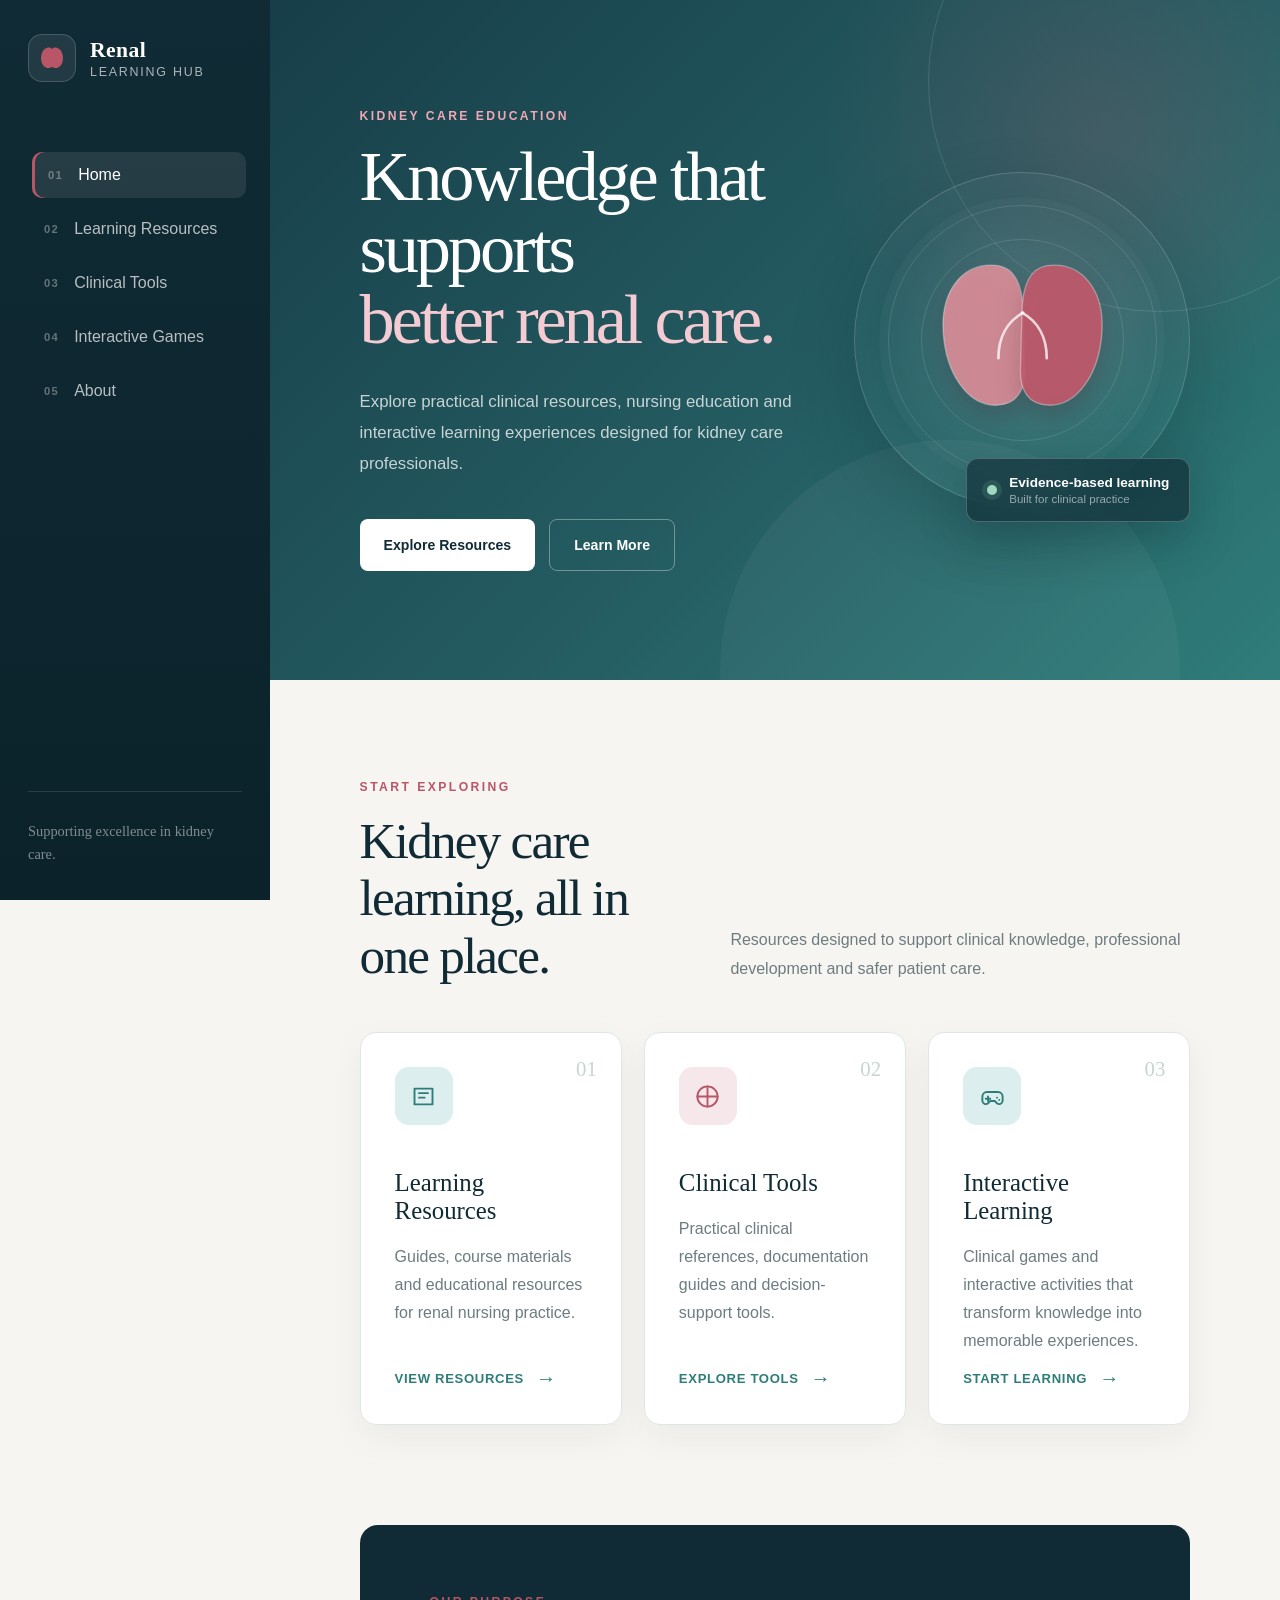
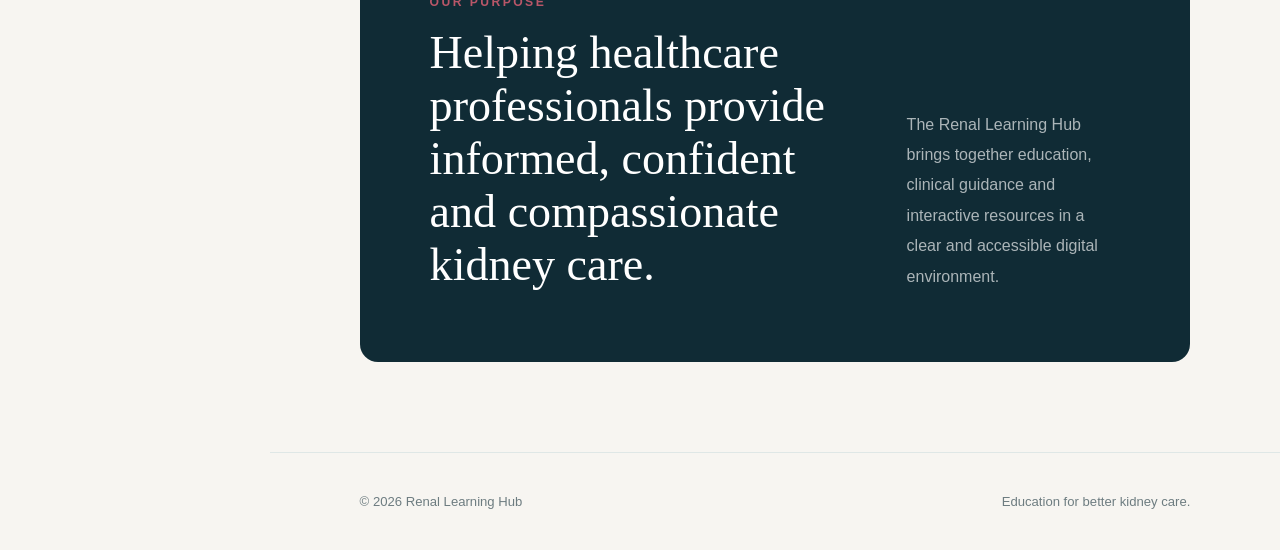
<file: index.html>
<!DOCTYPE html>
<html lang="en">
<head>
    <meta charset="UTF-8">

    <meta
        name="viewport"
        content="width=device-width, initial-scale=1.0"
    >

    <meta
        name="description"
        content="Kidney care education, clinical resources and interactive learning."
    >

    <title>Renal Learning Hub</title>

    <link rel="stylesheet" href="styles.css">
</head>

<body>

    <!-- Left navigation -->
    <aside class="sidebar">

        <a class="brand" href="index.html">
            <span class="brand-icon" aria-hidden="true">
                <svg viewBox="0 0 64 64">
                    <path
                        d="M25 8C13 8 7 20 7 33c0 12 7 22 17 22
                        7 0 11-5 11-12V23C35 14 31 8 25 8Z"
                    />
                    <path
                        d="M39 8c12 0 18 12 18 25 0 12-7 22-17 22
                        -7 0-11-5-11-12V23c0-9 4-15 10-15Z"
                    />
                </svg>
            </span>

            <span>
                <strong>Renal</strong>
                <small>Learning Hub</small>
            </span>
        </a>

        <nav class="main-navigation" aria-label="Main navigation">
            <a class="active" href="index.html">
                <span>01</span>
                Home
            </a>

            <a href="#learning">
                <span>02</span>
                Learning Resources
            </a>

            <a href="#clinical">
                <span>03</span>
                Clinical Tools
            </a>

            <a href="games.html">
                <span>04</span>
                Interactive Games
            </a>

            <a href="#about">
                <span>05</span>
                About
            </a>
        </nav>

        <div class="sidebar-footer">
            <p>Supporting excellence in kidney care.</p>
        </div>

    </aside>


    <!-- Main page content -->
    <main class="main-content">

        <!-- Top banner -->
        <section class="hero-banner">

            <div class="hero-content">
                <p class="eyebrow">Kidney Care Education</p>

                <h1>
                    Knowledge that supports
                    <span>better renal care.</span>
                </h1>

                <p class="hero-description">
                    Explore practical clinical resources, nursing education
                    and interactive learning experiences designed for kidney
                    care professionals.
                </p>

                <div class="hero-actions">
                    <a class="primary-button" href="#learning">
                        Explore Resources
                    </a>

                    <a class="secondary-button" href="#about">
                        Learn More
                    </a>
                </div>
            </div>

            <div class="hero-visual" aria-hidden="true">

                <div class="kidney-illustration">
                    <svg viewBox="0 0 300 300">
                        <path
                            class="kidney kidney-left"
                            d="M115 43C62 36 32 81 35 137
                            c3 62 36 110 78 108
                            29-1 41-22 40-52l-2-83
                            c-1-39-13-63-36-67Z"
                        />

                        <path
                            class="kidney kidney-right"
                            d="M185 43c53-7 83 38 80 94
                            -3 62-36 110-78 108
                            -29-1-41-22-40-52l2-83
                            c1-39 13-63 36-67Z"
                        />

                        <path
                            class="kidney-line"
                            d="M151 111c-24 13-36 37-36 66"
                        />

                        <path
                            class="kidney-line"
                            d="M149 111c24 13 36 37 36 66"
                        />
                    </svg>
                </div>

                <div class="status-card">
                    <span class="status-dot"></span>

                    <div>
                        <strong>Evidence-based learning</strong>
                        <small>Built for clinical practice</small>
                    </div>
                </div>

            </div>

        </section>


        <!-- Introduction -->
        <section class="intro-section" id="learning">

            <div class="section-heading">
                <div>
                    <p class="eyebrow">Start Exploring</p>
                    <h2>Kidney care learning, all in one place.</h2>
                </div>

                <p>
                    Resources designed to support clinical knowledge,
                    professional development and safer patient care.
                </p>
            </div>

            <div class="resource-grid">

                <article class="resource-card">
                    <div class="card-number">01</div>

                    <div class="card-icon">
                        <svg viewBox="0 0 24 24" aria-hidden="true">
                            <path d="M4 5h16v14H4z" />
                            <path d="M8 9h8M8 13h5" />
                        </svg>
                    </div>

                    <h3>Learning Resources</h3>

                    <p>
                        Guides, course materials and educational resources
                        for renal nursing practice.
                    </p>

                    <a href="#">
                        View resources
                        <span aria-hidden="true">→</span>
                    </a>
                </article>

                <article class="resource-card" id="clinical">
                    <div class="card-number">02</div>

                    <div class="card-icon">
                        <svg viewBox="0 0 24 24" aria-hidden="true">
                            <path d="M12 3v18M3 12h18" />
                            <circle cx="12" cy="12" r="9" />
                        </svg>
                    </div>

                    <h3>Clinical Tools</h3>

                    <p>
                        Practical clinical references, documentation guides
                        and decision-support tools.
                    </p>

                    <a href="#">
                        Explore tools
                        <span aria-hidden="true">→</span>
                    </a>
                </article>

                <article class="resource-card" id="games">
                    <div class="card-number">03</div>

                    <div class="card-icon">
                        <svg viewBox="0 0 24 24" aria-hidden="true">
                            <path
                                d="M7 8h10a4 4 0 0 1 4 4v4
                                a3 3 0 0 1-5 2l-2-2h-4l-2 2
                                a3 3 0 0 1-5-2v-4a4 4 0 0 1 4-4Z"
                            />
                            <path d="M8 12v4M6 14h4M16 13h.01M18 15h.01" />
                        </svg>
                    </div>

                    <h3>Interactive Learning</h3>

                    <p>
                        Clinical games and interactive activities that
                        transform knowledge into memorable experiences.
                    </p>

                    <a href="games.html">
                        Start learning
                        <span aria-hidden="true">→</span>
                    </a>
                </article>

            </div>

        </section>


        <!-- About section -->
        <section class="about-section" id="about">

            <div>
                <p class="eyebrow">Our Purpose</p>

                <h2>
                    Helping healthcare professionals provide informed,
                    confident and compassionate kidney care.
                </h2>
            </div>

            <p>
                The Renal Learning Hub brings together education,
                clinical guidance and interactive resources in a clear
                and accessible digital environment.
            </p>

        </section>


        <footer class="site-footer">
            <p>
                © <span id="current-year">2026</span>
                Renal Learning Hub
            </p>

            <p>Education for better kidney care.</p>
        </footer>

    </main>

    <script>
        document.getElementById("current-year").textContent =
            new Date().getFullYear();
    </script>

</body>
</html>
</file>
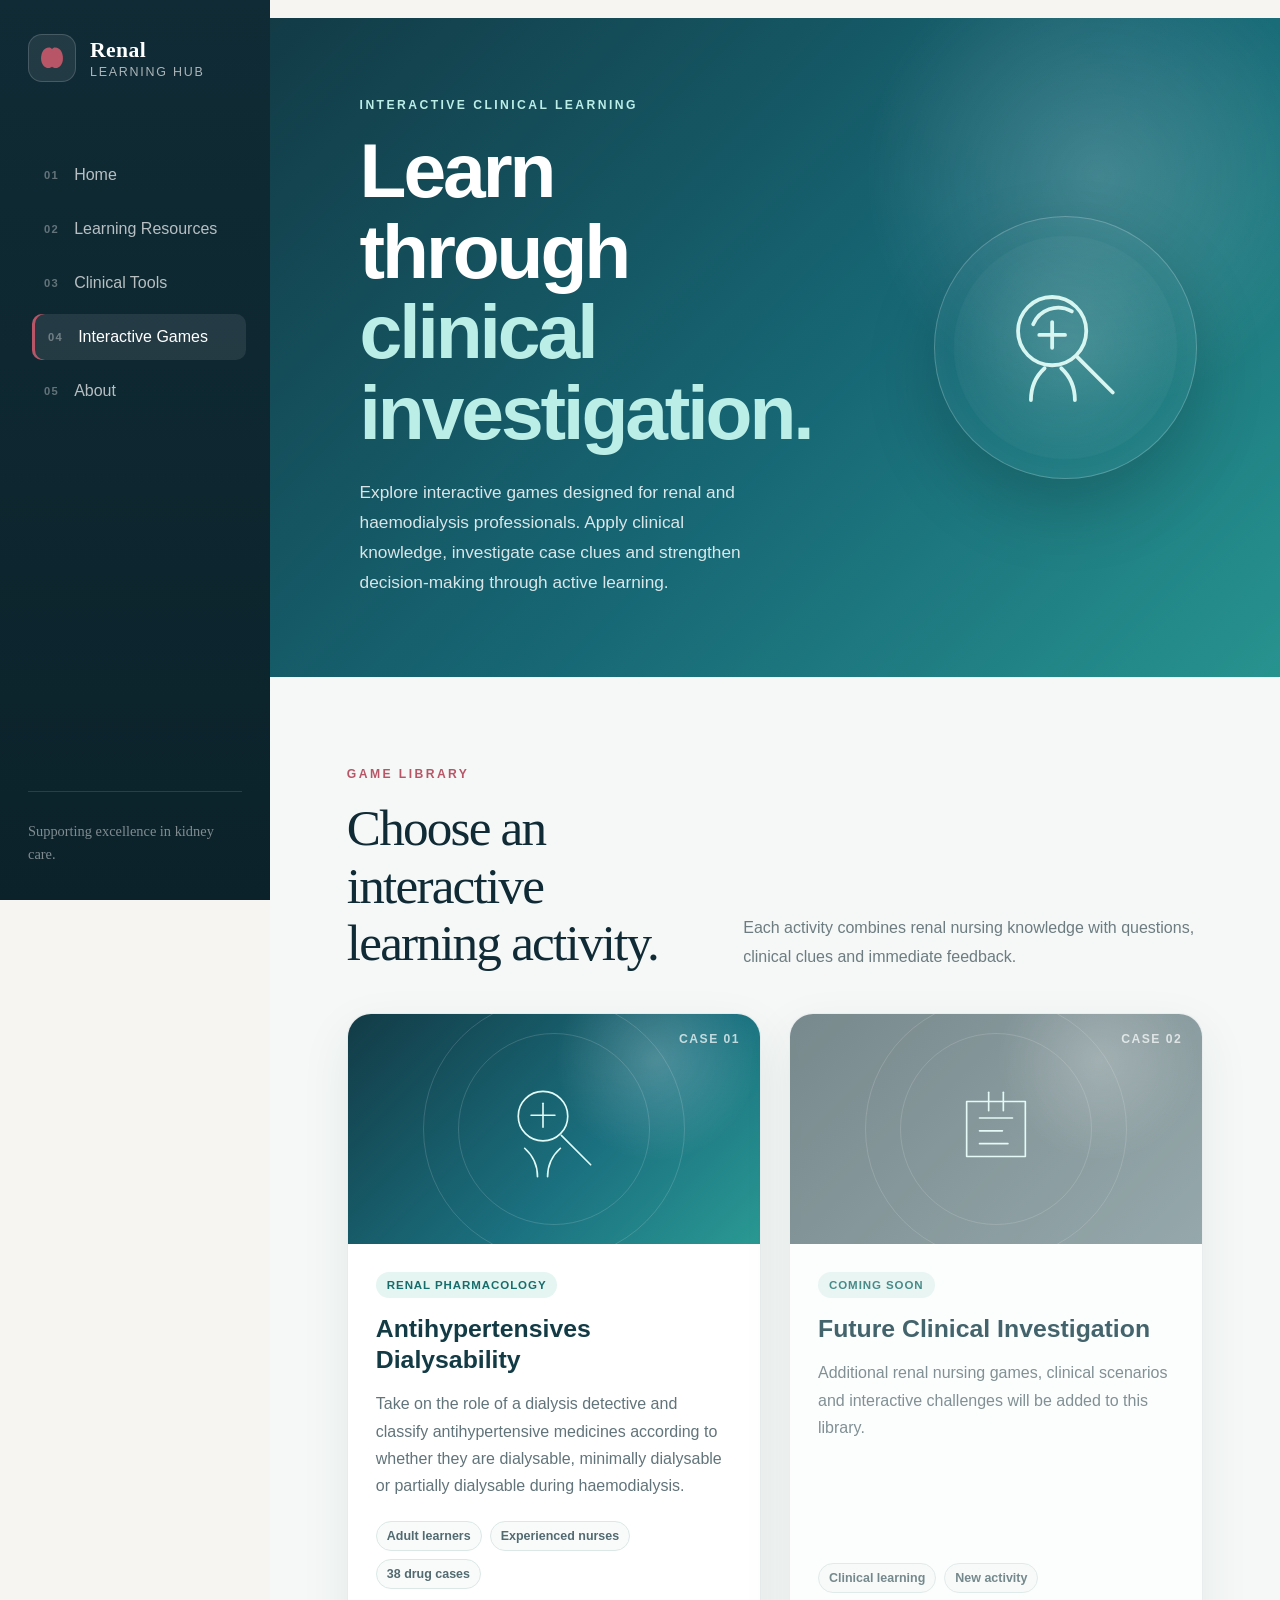
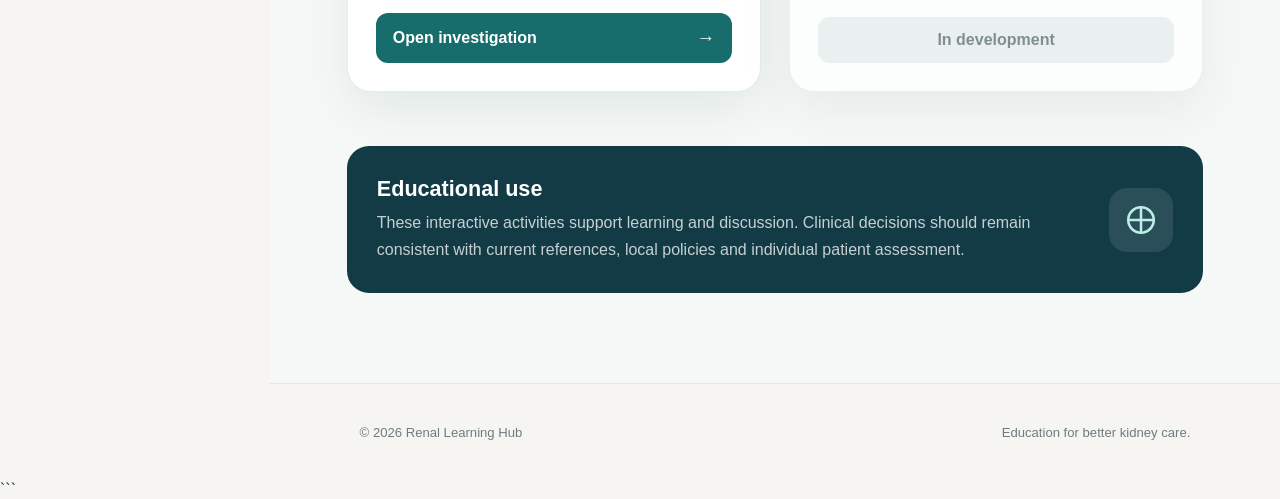
<file: games.html>
```html
<!DOCTYPE html>
<html lang="en">
<head>
    <meta charset="UTF-8">

    <meta
        name="viewport"
        content="width=device-width, initial-scale=1.0"
    >

    <meta
        name="description"
        content="Interactive renal nursing games and clinical learning activities."
    >

    <title>Interactive Games | Renal Learning Hub</title>

    <link rel="stylesheet" href="styles.css">

    <style>
        /*
            Page-specific styles for games.html.
            These styles build on your existing styles.css.
        */

        .games-hero {
            position: relative;
            display: grid;
            grid-template-columns: minmax(0, 1.15fr) minmax(280px, 0.85fr);
            min-height: 520px;
            overflow: hidden;
            background:
                radial-gradient(
                    circle at 82% 24%,
                    rgba(255, 255, 255, 0.18),
                    transparent 24%
                ),
                linear-gradient(
                    135deg,
                    #123b46 0%,
                    #176775 55%,
                    #27938f 100%
                );
            color: #ffffff;
        }

        .games-hero-content {
            display: flex;
            flex-direction: column;
            justify-content: center;
            padding: 80px clamp(30px, 7vw, 100px);
        }

        .games-hero .eyebrow {
            color: #bceee8;
        }

        .games-hero h1 {
            max-width: 760px;
            margin: 0 0 24px;
            font-size: clamp(2.8rem, 6vw, 5rem);
            line-height: 1.05;
            letter-spacing: -0.04em;
        }

        .games-hero h1 span {
            display: block;
            color: #bceee8;
        }

        .games-hero-description {
            max-width: 660px;
            margin: 0;
            color: rgba(255, 255, 255, 0.84);
            font-size: 1.08rem;
            line-height: 1.75;
        }

        .games-hero-visual {
            position: relative;
            display: flex;
            align-items: center;
            justify-content: center;
            padding: 50px;
        }

        .detective-emblem {
            width: min(340px, 80%);
            aspect-ratio: 1;
            display: flex;
            align-items: center;
            justify-content: center;
            border: 1px solid rgba(255, 255, 255, 0.24);
            border-radius: 50%;
            background:
                radial-gradient(
                    circle,
                    rgba(255, 255, 255, 0.16),
                    rgba(255, 255, 255, 0.04) 60%,
                    transparent 61%
                );
            box-shadow:
                0 28px 70px rgba(0, 0, 0, 0.18),
                inset 0 0 50px rgba(255, 255, 255, 0.06);
        }

        .detective-emblem svg {
            width: 58%;
            height: 58%;
            fill: none;
            stroke: #d7f5f1;
            stroke-width: 5;
            stroke-linecap: round;
            stroke-linejoin: round;
        }

        .games-library {
            padding: 90px clamp(24px, 6vw, 90px);
            background: #f5f8f7;
        }

        .games-library .section-heading {
            margin-bottom: 42px;
        }

        .games-library .section-heading > p {
            max-width: 630px;
        }

        .games-grid {
            display: grid;
            grid-template-columns: repeat(
                auto-fit,
                minmax(290px, 1fr)
            );
            gap: 28px;
        }

        .game-card {
            position: relative;
            display: flex;
            flex-direction: column;
            min-height: 100%;
            overflow: hidden;
            border: 1px solid rgba(18, 59, 70, 0.1);
            border-radius: 24px;
            background: #ffffff;
            box-shadow: 0 18px 50px rgba(18, 59, 70, 0.08);
            transition:
                transform 0.25s ease,
                box-shadow 0.25s ease;
        }

        .game-card:hover {
            transform: translateY(-7px);
            box-shadow: 0 26px 60px rgba(18, 59, 70, 0.14);
        }

        .game-card-visual {
            position: relative;
            min-height: 230px;
            display: flex;
            align-items: center;
            justify-content: center;
            overflow: hidden;
            background:
                radial-gradient(
                    circle at 75% 20%,
                    rgba(255, 255, 255, 0.22),
                    transparent 28%
                ),
                linear-gradient(
                    135deg,
                    #123b46,
                    #1b7180 60%,
                    #2a9993
                );
        }

        .game-card-visual::before,
        .game-card-visual::after {
            content: "";
            position: absolute;
            border: 1px solid rgba(255, 255, 255, 0.15);
            border-radius: 50%;
        }

        .game-card-visual::before {
            width: 190px;
            height: 190px;
        }

        .game-card-visual::after {
            width: 260px;
            height: 260px;
        }

        .game-card-visual svg {
            position: relative;
            z-index: 1;
            width: 110px;
            height: 110px;
            fill: none;
            stroke: #e1faf6;
            stroke-width: 1.8;
            stroke-linecap: round;
            stroke-linejoin: round;
        }

        .game-card-number {
            position: absolute;
            top: 18px;
            right: 20px;
            z-index: 2;
            color: rgba(255, 255, 255, 0.72);
            font-size: 0.76rem;
            font-weight: 700;
            letter-spacing: 0.12em;
        }

        .game-card-content {
            display: flex;
            flex: 1;
            flex-direction: column;
            padding: 28px;
        }

        .game-category {
            align-self: flex-start;
            margin-bottom: 16px;
            padding: 7px 11px;
            border-radius: 999px;
            background: #e5f5f2;
            color: #176d6b;
            font-size: 0.72rem;
            font-weight: 700;
            letter-spacing: 0.08em;
            text-transform: uppercase;
        }

        .game-card h3 {
            margin: 0 0 14px;
            color: #123b46;
            font-size: 1.55rem;
            line-height: 1.25;
        }

        .game-card-description {
            flex: 1;
            margin: 0 0 22px;
            color: #61747a;
            line-height: 1.7;
        }

        .game-meta {
            display: flex;
            flex-wrap: wrap;
            gap: 8px;
            margin-bottom: 24px;
        }

        .game-meta span {
            padding: 7px 10px;
            border: 1px solid #dbe8e6;
            border-radius: 999px;
            background: #f8fbfa;
            color: #526a70;
            font-size: 0.78rem;
            font-weight: 600;
        }

        .game-link {
            display: inline-flex;
            align-items: center;
            justify-content: space-between;
            gap: 16px;
            width: 100%;
            padding: 14px 17px;
            border-radius: 12px;
            background: #176d6b;
            color: #ffffff;
            text-decoration: none;
            font-weight: 700;
            transition:
                background 0.2s ease,
                transform 0.2s ease;
        }

        .game-link:hover {
            background: #105a59;
            transform: translateY(-2px);
        }

        .game-link span {
            font-size: 1.15rem;
        }

        .coming-soon-card {
            opacity: 0.78;
        }

        .coming-soon-card .game-card-visual {
            background:
                radial-gradient(
                    circle at 75% 20%,
                    rgba(255, 255, 255, 0.22),
                    transparent 28%
                ),
                linear-gradient(
                    135deg,
                    #566b70,
                    #7b9296
                );
        }

        .coming-soon-label {
            display: inline-flex;
            align-items: center;
            justify-content: center;
            width: 100%;
            padding: 14px 17px;
            border-radius: 12px;
            background: #e7eeed;
            color: #607277;
            font-weight: 700;
        }

        .games-note {
            display: grid;
            grid-template-columns: minmax(0, 1fr) auto;
            align-items: center;
            gap: 30px;
            margin-top: 54px;
            padding: 30px;
            border-radius: 22px;
            background: #123b46;
            color: #ffffff;
        }

        .games-note h3 {
            margin: 0 0 8px;
            font-size: 1.35rem;
        }

        .games-note p {
            margin: 0;
            color: rgba(255, 255, 255, 0.76);
            line-height: 1.65;
        }

        .games-note-icon {
            width: 64px;
            height: 64px;
            display: flex;
            align-items: center;
            justify-content: center;
            border-radius: 18px;
            background: rgba(255, 255, 255, 0.1);
        }

        .games-note-icon svg {
            width: 34px;
            height: 34px;
            fill: none;
            stroke: #bceee8;
            stroke-width: 1.8;
            stroke-linecap: round;
            stroke-linejoin: round;
        }

        @media (max-width: 900px) {
            .games-hero {
                grid-template-columns: 1fr;
            }

            .games-hero-content {
                padding-bottom: 30px;
            }

            .games-hero-visual {
                min-height: 300px;
                padding-top: 10px;
            }

            .detective-emblem {
                width: 270px;
            }
        }

        @media (max-width: 640px) {
            .games-hero {
                min-height: auto;
            }

            .games-hero-content {
                padding: 60px 24px 25px;
            }

            .games-hero-visual {
                min-height: 250px;
                padding: 20px 24px 50px;
            }

            .detective-emblem {
                width: 215px;
            }

            .games-library {
                padding: 60px 20px;
            }

            .games-grid {
                grid-template-columns: 1fr;
            }

            .games-note {
                grid-template-columns: 1fr;
            }

            .games-note-icon {
                order: -1;
            }
        }
    </style>
</head>

<body>

    <!-- Left navigation -->
    <aside class="sidebar">

        <a class="brand" href="index.html">
            <span class="brand-icon" aria-hidden="true">
                <svg viewBox="0 0 64 64">
                    <path
                        d="M25 8C13 8 7 20 7 33c0 12 7 22 17 22
                        7 0 11-5 11-12V23C35 14 31 8 25 8Z"
                    />

                    <path
                        d="M39 8c12 0 18 12 18 25 0 12-7 22-17 22
                        -7 0-11-5-11-12V23c0-9 4-15 10-15Z"
                    />
                </svg>
            </span>

            <span>
                <strong>Renal</strong>
                <small>Learning Hub</small>
            </span>
        </a>

        <nav class="main-navigation" aria-label="Main navigation">

            <a href="index.html">
                <span>01</span>
                Home
            </a>

            <a href="index.html#learning">
                <span>02</span>
                Learning Resources
            </a>

            <a href="index.html#clinical">
                <span>03</span>
                Clinical Tools
            </a>

            <a
                class="active"
                href="games.html"
                aria-current="page"
            >
                <span>04</span>
                Interactive Games
            </a>

            <a href="index.html#about">
                <span>05</span>
                About
            </a>

        </nav>

        <div class="sidebar-footer">
            <p>Supporting excellence in kidney care.</p>
        </div>

    </aside>


    <!-- Main page content -->
    <main class="main-content">

        <!-- Games banner -->
        <section class="games-hero">

            <div class="games-hero-content">

                <p class="eyebrow">
                    Interactive Clinical Learning
                </p>

                <h1>
                    Learn through
                    <span>clinical investigation.</span>
                </h1>

                <p class="games-hero-description">
                    Explore interactive games designed for renal and
                    haemodialysis professionals. Apply clinical knowledge,
                    investigate case clues and strengthen decision-making
                    through active learning.
                </p>

            </div>

            <div class="games-hero-visual" aria-hidden="true">

                <div class="detective-emblem">

                    <svg viewBox="0 0 200 200">

                        <circle
                            cx="82"
                            cy="78"
                            r="45"
                        />

                        <path
                            d="M114 111l48 48"
                        />

                        <path
                            d="M57 69c8-19 31-28 51-17"
                        />

                        <path
                            d="M65 83h34"
                        />

                        <path
                            d="M82 66v34"
                        />

                        <path
                            d="M72 127c-12 11-18 25-18 42"
                        />

                        <path
                            d="M94 127c12 11 18 25 18 42"
                        />

                    </svg>

                </div>

            </div>

        </section>


        <!-- Games library -->
        <section class="games-library">

            <div class="section-heading">

                <div>
                    <p class="eyebrow">
                        Game Library
                    </p>

                    <h2>
                        Choose an interactive learning activity.
                    </h2>
                </div>

                <p>
                    Each activity combines renal nursing knowledge with
                    questions, clinical clues and immediate feedback.
                </p>

            </div>


            <div class="games-grid">

                <!-- Antihypertensive game -->
                <article class="game-card">

                    <div class="game-card-visual">

                        <span class="game-card-number">
                            CASE 01
                        </span>

                        <svg
                            viewBox="0 0 120 120"
                            aria-hidden="true"
                        >
                            <circle
                                cx="48"
                                cy="46"
                                r="27"
                            />

                            <path
                                d="M68 67l32 32"
                            />

                            <path
                                d="M35 45h26"
                            />

                            <path
                                d="M48 32v26"
                            />

                            <path
                                d="M28 81c9 8 14 18 14 31"
                            />

                            <path
                                d="M67 81c-9 8-14 18-14 31"
                            />
                        </svg>

                    </div>

                    <div class="game-card-content">

                        <span class="game-category">
                            Renal Pharmacology
                        </span>

                        <h3>
                            Antihypertensives Dialysability
                        </h3>

                        <p class="game-card-description">
                            Take on the role of a dialysis detective and
                            classify antihypertensive medicines according
                            to whether they are dialysable, minimally
                            dialysable or partially dialysable during
                            haemodialysis.
                        </p>

                        <div class="game-meta">

                            <span>Adult learners</span>

                            <span>Experienced nurses</span>

                            <span>38 drug cases</span>

                        </div>

                        <a
                            class="game-link"
                            href="games/antihypertensives-dialysability.html"
                        >
                            Open investigation

                            <span aria-hidden="true">
                                →
                            </span>
                        </a>

                    </div>

                </article>


                <!-- Placeholder for future game -->
                <article class="game-card coming-soon-card">

                    <div class="game-card-visual">

                        <span class="game-card-number">
                            CASE 02
                        </span>

                        <svg
                            viewBox="0 0 120 120"
                            aria-hidden="true"
                        >
                            <path
                                d="M28 30h64v60H28z"
                            />

                            <path
                                d="M42 48h36"
                            />

                            <path
                                d="M42 62h25"
                            />

                            <path
                                d="M42 76h31"
                            />

                            <path
                                d="M52 20v20"
                            />

                            <path
                                d="M68 20v20"
                            />
                        </svg>

                    </div>

                    <div class="game-card-content">

                        <span class="game-category">
                            Coming Soon
                        </span>

                        <h3>
                            Future Clinical Investigation
                        </h3>

                        <p class="game-card-description">
                            Additional renal nursing games, clinical
                            scenarios and interactive challenges will
                            be added to this library.
                        </p>

                        <div class="game-meta">

                            <span>Clinical learning</span>

                            <span>New activity</span>

                        </div>

                        <span class="coming-soon-label">
                            In development
                        </span>

                    </div>

                </article>

            </div>


            <div class="games-note">

                <div>

                    <h3>
                        Educational use
                    </h3>

                    <p>
                        These interactive activities support learning
                        and discussion. Clinical decisions should remain
                        consistent with current references, local policies
                        and individual patient assessment.
                    </p>

                </div>

                <div
                    class="games-note-icon"
                    aria-hidden="true"
                >
                    <svg viewBox="0 0 24 24">

                        <path
                            d="M12 3v18"
                        />

                        <path
                            d="M3 12h18"
                        />

                        <circle
                            cx="12"
                            cy="12"
                            r="9"
                        />

                    </svg>
                </div>

            </div>

        </section>


        <footer class="site-footer">

            <p>
                © <span id="current-year">2026</span>
                Renal Learning Hub
            </p>

            <p>
                Education for better kidney care.
            </p>

        </footer>

    </main>


    <script>
        document.getElementById("current-year").textContent =
            new Date().getFullYear();
    </script>

</body>
</html>
```
</file>
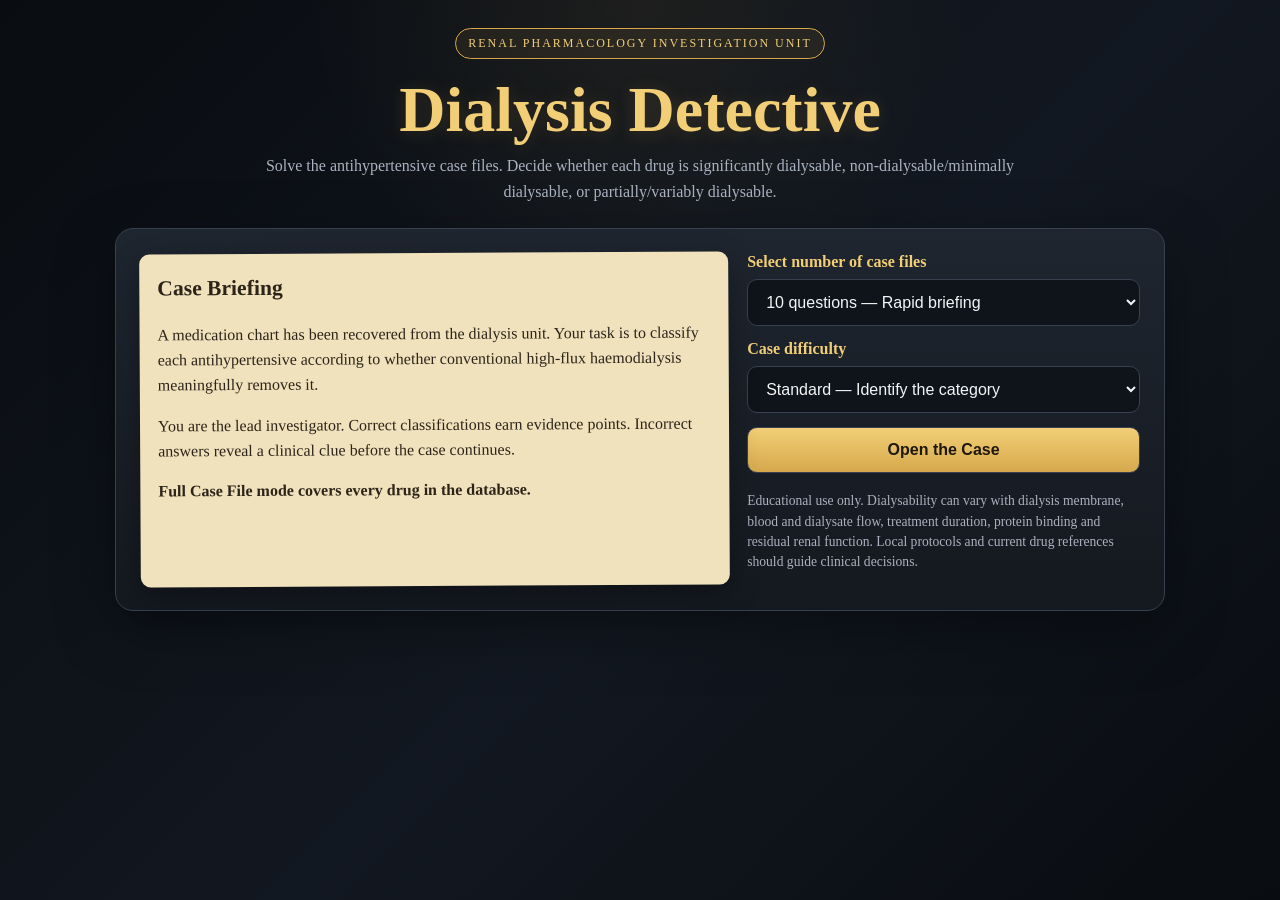
<file: games/antihypertensives-dialysability.html>
<!DOCTYPE html>
<html lang="en">
<head>
  <meta charset="UTF-8" />
  <meta name="viewport" content="width=device-width, initial-scale=1.0" />
  <title>Dialysis Detective: The Antihypertensive Case Files</title>
  <style>
    :root{
      --bg:#0d1117;
      --panel:#161b22;
      --panel2:#1f2630;
      --gold:#d6a84b;
      --gold2:#f2cf77;
      --text:#f3f4f6;
      --muted:#aab2bf;
      --danger:#e05d5d;
      --success:#56c596;
      --blue:#5aa9e6;
      --border:#384150;
    }

    *{box-sizing:border-box}
    body{
      margin:0;
      font-family:Georgia, "Times New Roman", serif;
      background:
        radial-gradient(circle at top, rgba(214,168,75,.08), transparent 30%),
        linear-gradient(135deg,#090c10,#121821 55%,#090c10);
      color:var(--text);
      min-height:100vh;
    }

    .wrap{
      width:min(1050px,92%);
      margin:0 auto;
      padding:28px 0 50px;
    }

    .masthead{
      text-align:center;
      margin-bottom:24px;
    }

    .badge{
      display:inline-block;
      border:1px solid var(--gold);
      color:var(--gold2);
      padding:7px 12px;
      letter-spacing:2px;
      font-size:.75rem;
      text-transform:uppercase;
      border-radius:999px;
      background:rgba(214,168,75,.08);
    }

    h1{
      margin:14px 0 6px;
      font-size:clamp(2rem,5vw,4rem);
      color:var(--gold2);
      text-shadow:0 2px 18px rgba(214,168,75,.18);
    }

    .subtitle{
      color:var(--muted);
      max-width:780px;
      margin:0 auto;
      line-height:1.6;
    }

    .panel{
      background:linear-gradient(180deg,rgba(31,38,48,.96),rgba(20,25,32,.96));
      border:1px solid var(--border);
      border-radius:18px;
      box-shadow:0 18px 60px rgba(0,0,0,.35);
      padding:24px;
    }

    .grid{
      display:grid;
      grid-template-columns:1.2fr .8fr;
      gap:18px;
    }

    @media(max-width:760px){
      .grid{grid-template-columns:1fr}
    }

    .case-note{
      background:#f0e2bd;
      color:#2c2418;
      border-radius:10px;
      padding:18px;
      transform:rotate(-.3deg);
      box-shadow:0 10px 30px rgba(0,0,0,.3);
      line-height:1.55;
    }

    .case-note h2{
      margin-top:0;
      font-size:1.35rem;
    }

    label{
      display:block;
      margin-bottom:8px;
      color:var(--gold2);
      font-weight:bold;
    }

    select,button{
      width:100%;
      padding:13px 14px;
      border-radius:10px;
      border:1px solid var(--border);
      font-size:1rem;
    }

    select{
      background:#0f141b;
      color:var(--text);
      margin-bottom:14px;
    }

    button{
      cursor:pointer;
      background:linear-gradient(180deg,var(--gold2),var(--gold));
      color:#1f180d;
      font-weight:bold;
      transition:.2s ease;
    }

    button:hover{transform:translateY(-1px);filter:brightness(1.05)}
    button:disabled{opacity:.5;cursor:not-allowed;transform:none}

    .hidden{display:none!important}

    .topbar{
      display:flex;
      justify-content:space-between;
      gap:14px;
      flex-wrap:wrap;
      margin-bottom:18px;
      color:var(--muted);
      font-size:.95rem;
    }

    .progress{
      height:9px;
      background:#0d1117;
      border-radius:99px;
      overflow:hidden;
      border:1px solid var(--border);
      margin-bottom:24px;
    }

    .progress > div{
      height:100%;
      width:0;
      background:linear-gradient(90deg,var(--gold),var(--gold2));
      transition:width .3s ease;
    }

    .file-tag{
      color:var(--gold2);
      text-transform:uppercase;
      letter-spacing:1px;
      font-size:.78rem;
      margin-bottom:8px;
    }

    .question{
      font-size:clamp(1.25rem,3vw,1.7rem);
      line-height:1.45;
      margin-bottom:18px;
    }

    .options{
      display:grid;
      gap:12px;
    }

    .option{
      text-align:left;
      background:#111720;
      color:var(--text);
      border:1px solid var(--border);
      padding:14px;
      border-radius:12px;
    }

    .option:hover{
      border-color:var(--gold);
      background:#18202b;
    }

    .option.correct{
      border-color:var(--success);
      background:rgba(86,197,150,.14);
      color:#d8fff0;
    }

    .option.wrong{
      border-color:var(--danger);
      background:rgba(224,93,93,.14);
      color:#ffe0e0;
    }

    .feedback{
      margin-top:18px;
      padding:16px;
      border-left:4px solid var(--blue);
      background:rgba(90,169,230,.1);
      line-height:1.55;
      border-radius:8px;
    }

    .next-btn{
      margin-top:16px;
    }

    .score-big{
      font-size:3.4rem;
      color:var(--gold2);
      margin:8px 0;
    }

    .review-table{
      width:100%;
      border-collapse:collapse;
      margin-top:18px;
      font-size:.95rem;
    }

    .review-table th,.review-table td{
      border-bottom:1px solid var(--border);
      padding:10px 8px;
      text-align:left;
      vertical-align:top;
    }

    .review-table th{color:var(--gold2)}
    .pill{
      display:inline-block;
      padding:3px 8px;
      border-radius:999px;
      font-size:.76rem;
      font-weight:bold;
    }
    .pill.good{background:rgba(86,197,150,.15);color:#9ff0ca}
    .pill.bad{background:rgba(224,93,93,.15);color:#ffb3b3}
    .pill.partial{background:rgba(214,168,75,.15);color:#f5d889}

    .disclaimer{
      margin-top:18px;
      color:var(--muted);
      font-size:.85rem;
      line-height:1.5;
    }
  </style>
</head>
<body>
  <div class="wrap">
    <header class="masthead">
      <span class="badge">Renal Pharmacology Investigation Unit</span>
      <h1>Dialysis Detective</h1>
      <p class="subtitle">
        Solve the antihypertensive case files. Decide whether each drug is significantly dialysable,
        non-dialysable/minimally dialysable, or partially/variably dialysable.
      </p>
    </header>

    <section id="startScreen" class="panel">
      <div class="grid">
        <div class="case-note">
          <h2>Case Briefing</h2>
          <p>
            A medication chart has been recovered from the dialysis unit. Your task is to classify each
            antihypertensive according to whether conventional high-flux haemodialysis meaningfully removes it.
          </p>
          <p>
            You are the lead investigator. Correct classifications earn evidence points. Incorrect answers reveal
            a clinical clue before the case continues.
          </p>
          <p><strong>Full Case File mode covers every drug in the database.</strong></p>
        </div>

        <div>
          <label for="questionCount">Select number of case files</label>
          <select id="questionCount">
            <option value="10">10 questions — Rapid briefing</option>
            <option value="20">20 questions — Standard investigation</option>
            <option value="30">30 questions — Advanced investigation</option>
            <option value="all">All questions — Full case file</option>
          </select>

          <label for="difficulty">Case difficulty</label>
          <select id="difficulty">
            <option value="standard">Standard — Identify the category</option>
            <option value="expert">Expert — Clinical scenario clues</option>
          </select>

          <button id="startBtn">Open the Case</button>

          <p class="disclaimer">
            Educational use only. Dialysability can vary with dialysis membrane, blood and dialysate flow,
            treatment duration, protein binding and residual renal function. Local protocols and current drug
            references should guide clinical decisions.
          </p>
        </div>
      </div>
    </section>

    <section id="gameScreen" class="panel hidden">
      <div class="topbar">
        <div id="caseCounter">Case 1 of 10</div>
        <div id="scoreText">Evidence points: 0</div>
      </div>
      <div class="progress"><div id="progressBar"></div></div>

      <div class="file-tag" id="caseTag">Case File</div>
      <div class="question" id="questionText"></div>
      <div class="options" id="options"></div>
      <div id="feedback" class="feedback hidden"></div>
      <button id="nextBtn" class="next-btn hidden">Proceed to Next Case</button>
    </section>

    <section id="resultScreen" class="panel hidden">
      <div class="file-tag">Investigation Closed</div>
      <h2>Your Final Evidence Score</h2>
      <div class="score-big" id="finalScore"></div>
      <p id="rankText"></p>

      <h3>Case Review</h3>
      <div style="overflow-x:auto">
        <table class="review-table">
          <thead>
            <tr>
              <th>Drug</th>
              <th>Correct classification</th>
              <th>Your result</th>
              <th>Key clue</th>
            </tr>
          </thead>
          <tbody id="reviewBody"></tbody>
        </table>
      </div>

      <button id="restartBtn" style="margin-top:20px">Start a New Investigation</button>
    </section>
  </div>

<script>
const drugBank = [
  {drug:"Atenolol", cls:"Dialysable", className:"Beta-blocker", clue:"Low protein binding and renal elimination make it highly dialysable; it is often scheduled after haemodialysis."},
  {drug:"Metoprolol", cls:"Dialysable", className:"Beta-blocker", clue:"Modern high-flux dialysis can remove a clinically meaningful amount."},
  {drug:"Acebutolol", cls:"Dialysable", className:"Beta-blocker", clue:"The parent drug is dialysable, while its active metabolite may accumulate in renal failure."},
  {drug:"Lisinopril", cls:"Dialysable", className:"ACE inhibitor", clue:"It is significantly removed during haemodialysis and is commonly dosed after treatment."},
  {drug:"Enalapril / enalaprilat", cls:"Dialysable", className:"ACE inhibitor", clue:"The active metabolite enalaprilat is renally eliminated and dialysable."},
  {drug:"Perindopril / perindoprilat", cls:"Dialysable", className:"ACE inhibitor", clue:"Perindoprilat can accumulate in renal failure and is removed by dialysis."},
  {drug:"Captopril", cls:"Dialysable", className:"ACE inhibitor", clue:"Its relatively low molecular weight and lower protein binding support dialysis clearance."},
  {drug:"Ramipril / ramiprilat", cls:"Partial / variable", className:"ACE inhibitor", clue:"Some removal occurs, but the degree is variable and less predictable than with lisinopril."},

  {drug:"Amlodipine", cls:"Non-dialysable / minimal", className:"Calcium-channel blocker", clue:"It is highly protein bound and is not meaningfully removed by haemodialysis."},
  {drug:"Nifedipine", cls:"Non-dialysable / minimal", className:"Calcium-channel blocker", clue:"High protein binding limits dialyser clearance."},
  {drug:"Felodipine", cls:"Non-dialysable / minimal", className:"Calcium-channel blocker", clue:"Its high protein binding makes clinically important dialysis removal unlikely."},
  {drug:"Lercanidipine", cls:"Non-dialysable / minimal", className:"Calcium-channel blocker", clue:"It is highly lipophilic and protein bound."},
  {drug:"Diltiazem", cls:"Non-dialysable / minimal", className:"Calcium-channel blocker", clue:"Extensive protein binding and tissue distribution limit dialysis removal."},
  {drug:"Verapamil", cls:"Non-dialysable / minimal", className:"Calcium-channel blocker", clue:"Large distribution volume and protein binding make dialysis removal minimal."},

  {drug:"Losartan", cls:"Non-dialysable / minimal", className:"Angiotensin receptor blocker", clue:"High protein binding prevents meaningful haemodialysis clearance."},
  {drug:"Valsartan", cls:"Non-dialysable / minimal", className:"Angiotensin receptor blocker", clue:"It is strongly protein bound and not significantly dialysed."},
  {drug:"Irbesartan", cls:"Non-dialysable / minimal", className:"Angiotensin receptor blocker", clue:"High protein binding makes removal by haemodialysis negligible."},
  {drug:"Candesartan", cls:"Non-dialysable / minimal", className:"Angiotensin receptor blocker", clue:"It is highly protein bound and minimally removed."},
  {drug:"Telmisartan", cls:"Non-dialysable / minimal", className:"Angiotensin receptor blocker", clue:"Very high protein binding and lipophilicity limit removal."},
  {drug:"Olmesartan", cls:"Non-dialysable / minimal", className:"Angiotensin receptor blocker", clue:"It is highly protein bound and not meaningfully dialysed."},
  {drug:"Azilsartan", cls:"Non-dialysable / minimal", className:"Angiotensin receptor blocker", clue:"Strong protein binding makes significant dialysis clearance unlikely."},

  {drug:"Carvedilol", cls:"Non-dialysable / minimal", className:"Beta-blocker", clue:"High protein binding and hepatic metabolism make it essentially non-dialysable."},
  {drug:"Propranolol", cls:"Non-dialysable / minimal", className:"Beta-blocker", clue:"Its high protein binding and large distribution volume limit haemodialysis removal."},
  {drug:"Labetalol", cls:"Non-dialysable / minimal", className:"Alpha/beta-blocker", clue:"Only minimal removal occurs because of protein binding and hepatic metabolism."},
  {drug:"Nebivolol", cls:"Non-dialysable / minimal", className:"Beta-blocker", clue:"Dialysis removal is minimal because the drug is highly protein bound."},
  {drug:"Bisoprolol", cls:"Partial / variable", className:"Beta-blocker", clue:"It may be partially removed by high-flux haemodialysis; it is less dialysable than atenolol or metoprolol."},

  {drug:"Hydralazine", cls:"Non-dialysable / minimal", className:"Direct vasodilator", clue:"It is not removed to a clinically meaningful extent during routine haemodialysis."},
  {drug:"Minoxidil", cls:"Non-dialysable / minimal", className:"Direct vasodilator", clue:"The parent drug is minimally dialysable, although metabolites may rely on renal clearance."},
  {drug:"Clonidine", cls:"Non-dialysable / minimal", className:"Centrally acting agent", clue:"Only a small amount is removed during dialysis."},
  {drug:"Methyldopa", cls:"Partial / variable", className:"Centrally acting agent", clue:"Some removal can occur, so it is best treated as partially dialysable."},
  {drug:"Doxazosin", cls:"Non-dialysable / minimal", className:"Alpha-1 blocker", clue:"High protein binding makes dialysis clearance negligible."},
  {drug:"Prazosin", cls:"Non-dialysable / minimal", className:"Alpha-1 blocker", clue:"It is highly protein bound and not significantly removed."},
  {drug:"Terazosin", cls:"Non-dialysable / minimal", className:"Alpha-1 blocker", clue:"Dialysis does not meaningfully remove it."},
  {drug:"Spironolactone", cls:"Non-dialysable / minimal", className:"Mineralocorticoid receptor antagonist", clue:"The parent drug and active metabolites are highly protein bound and not effectively dialysed."},
  {drug:"Eplerenone", cls:"Non-dialysable / minimal", className:"Mineralocorticoid receptor antagonist", clue:"Haemodialysis does not provide clinically meaningful removal."},
  {drug:"Hydrochlorothiazide", cls:"Non-dialysable / minimal", className:"Thiazide diuretic", clue:"Dialysis removal is not usually clinically important, and effect may be limited in anuric patients."},
  {drug:"Indapamide", cls:"Non-dialysable / minimal", className:"Thiazide-like diuretic", clue:"It is not meaningfully removed and has reduced utility without residual urine output."},
  {drug:"Furosemide", cls:"Non-dialysable / minimal", className:"Loop diuretic", clue:"High protein binding prevents efficient dialysis removal; benefit depends on residual urine output."}
];

const categories = ["Dialysable","Non-dialysable / minimal","Partial / variable"];
let currentQuestions = [];
let currentIndex = 0;
let score = 0;
let answers = [];
let locked = false;
let difficulty = "standard";

const startScreen = document.getElementById("startScreen");
const gameScreen = document.getElementById("gameScreen");
const resultScreen = document.getElementById("resultScreen");
const questionText = document.getElementById("questionText");
const optionsEl = document.getElementById("options");
const feedbackEl = document.getElementById("feedback");
const nextBtn = document.getElementById("nextBtn");
const progressBar = document.getElementById("progressBar");
const caseCounter = document.getElementById("caseCounter");
const scoreText = document.getElementById("scoreText");
const caseTag = document.getElementById("caseTag");

function shuffle(arr){
  return [...arr].sort(()=>Math.random()-.5);
}

function buildQuestionText(item){
  if(difficulty === "standard"){
    return `Classify <strong>${item.drug}</strong> (${item.className}) according to haemodialysis removal.`;
  }

  const scenarios = {
    "Dialysable": `A patient receiving <strong>${item.drug}</strong> undergoes high-flux haemodialysis. The team is reviewing whether treatment could reduce circulating drug levels enough to affect dosing.`,
    "Non-dialysable / minimal": `A patient receiving <strong>${item.drug}</strong> has completed haemodialysis. The nurse educator asks whether a clinically important amount is likely to have crossed the dialyser membrane.`,
    "Partial / variable": `A patient receiving <strong>${item.drug}</strong> is on high-flux haemodialysis. Available evidence suggests some removal may occur, but not consistently enough for a simple yes-or-no classification.`
  };
  return scenarios[item.cls] + "<br><br>What is the best classification?";
}

function startGame(){
  const countVal = document.getElementById("questionCount").value;
  difficulty = document.getElementById("difficulty").value;
  const count = countVal === "all" ? drugBank.length : Number(countVal);

  currentQuestions = shuffle(drugBank).slice(0,count);
  currentIndex = 0;
  score = 0;
  answers = [];

  startScreen.classList.add("hidden");
  resultScreen.classList.add("hidden");
  gameScreen.classList.remove("hidden");
  renderQuestion();
}

function renderQuestion(){
  locked = false;
  const item = currentQuestions[currentIndex];

  caseCounter.textContent = `Case ${currentIndex+1} of ${currentQuestions.length}`;
  scoreText.textContent = `Evidence points: ${score}`;
  progressBar.style.width = `${(currentIndex/currentQuestions.length)*100}%`;
  caseTag.textContent = `Case File ${String(currentIndex+1).padStart(2,"0")} • ${item.className}`;
  questionText.innerHTML = buildQuestionText(item);

  feedbackEl.classList.add("hidden");
  nextBtn.classList.add("hidden");
  optionsEl.innerHTML = "";

  shuffle(categories).forEach(cat=>{
    const btn = document.createElement("button");
    btn.className = "option";
    btn.textContent = cat;
    btn.onclick = ()=>selectAnswer(cat, btn);
    optionsEl.appendChild(btn);
  });
}

function selectAnswer(selected, clickedButton){
  if(locked) return;
  locked = true;

  const item = currentQuestions[currentIndex];
  const correct = selected === item.cls;
  if(correct) score++;

  [...optionsEl.children].forEach(btn=>{
    btn.disabled = true;
    if(btn.textContent === item.cls) btn.classList.add("correct");
    if(btn === clickedButton && !correct) btn.classList.add("wrong");
  });

  feedbackEl.classList.remove("hidden");
  feedbackEl.innerHTML = `
    <strong>${correct ? "Evidence confirmed." : "Clue mismatch."}</strong><br>
    Correct classification: <strong>${item.cls}</strong>.<br>
    ${item.clue}
  `;

  answers.push({...item, selected, correct});
  scoreText.textContent = `Evidence points: ${score}`;
  nextBtn.textContent = currentIndex === currentQuestions.length-1 ? "Close the Investigation" : "Proceed to Next Case";
  nextBtn.classList.remove("hidden");
}

function nextQuestion(){
  currentIndex++;
  if(currentIndex >= currentQuestions.length){
    showResults();
  }else{
    renderQuestion();
  }
}

function showResults(){
  gameScreen.classList.add("hidden");
  resultScreen.classList.remove("hidden");
  progressBar.style.width = "100%";

  const percent = Math.round((score/currentQuestions.length)*100);
  document.getElementById("finalScore").textContent = `${score}/${currentQuestions.length} (${percent}%)`;

  let rank = "";
  if(percent >= 90) rank = "Chief Dialysis Detective — exceptional command of antihypertensive dialysability.";
  else if(percent >= 75) rank = "Senior Clinical Investigator — strong performance with only a few unresolved clues.";
  else if(percent >= 60) rank = "Case Officer — sound foundation, but several files need review.";
  else rank = "Investigator in Training — revisit the evidence and reopen the case.";
  document.getElementById("rankText").textContent = rank;

  const body = document.getElementById("reviewBody");
  body.innerHTML = "";
  answers.forEach(a=>{
    const tr = document.createElement("tr");
    tr.innerHTML = `
      <td><strong>${a.drug}</strong><br><span style="color:#aab2bf">${a.className}</span></td>
      <td><span class="pill ${a.cls==="Dialysable"?"good":a.cls==="Partial / variable"?"partial":"bad"}">${a.cls}</span></td>
      <td>${a.correct ? "Correct" : `Incorrect: ${a.selected}`}</td>
      <td>${a.clue}</td>
    `;
    body.appendChild(tr);
  });
}

document.getElementById("startBtn").addEventListener("click",startGame);
nextBtn.addEventListener("click",nextQuestion);
document.getElementById("restartBtn").addEventListener("click",()=>{
  resultScreen.classList.add("hidden");
  startScreen.classList.remove("hidden");
});
</script>
</body>
</html>
</file>
<file: styles.css>
/* --------------------------------
   Global settings
-------------------------------- */

:root {
    --navy: #102b35;
    --navy-light: #183e49;
    --teal: #2f7d7a;
    --teal-light: #dceeed;
    --rose: #b85668;
    --rose-light: #f5e7ea;
    --cream: #f7f5f1;
    --white: #ffffff;
    --text: #24373d;
    --muted: #6d7c80;
    --border: #dfe7e6;
    --shadow: 0 20px 45px rgba(16, 43, 53, 0.1);
}

* {
    box-sizing: border-box;
}

html {
    scroll-behavior: smooth;
}

body {
    margin: 0;
    min-height: 100vh;
    font-family:
        Inter,
        "Segoe UI",
        Arial,
        sans-serif;
    color: var(--text);
    background: var(--cream);
}

a {
    color: inherit;
}

svg {
    display: block;
}


/* --------------------------------
   Left sidebar
-------------------------------- */

.sidebar {
    position: fixed;
    inset: 0 auto 0 0;
    z-index: 100;
    display: flex;
    width: 270px;
    flex-direction: column;
    padding: 34px 28px;
    color: var(--white);
    background:
        linear-gradient(
            180deg,
            var(--navy) 0%,
            #0b222a 100%
        );
}

.brand {
    display: flex;
    align-items: center;
    gap: 14px;
    color: var(--white);
    text-decoration: none;
}

.brand-icon {
    display: grid;
    width: 48px;
    height: 48px;
    flex-shrink: 0;
    place-items: center;
    border: 1px solid rgba(255, 255, 255, 0.16);
    border-radius: 14px;
    background: rgba(255, 255, 255, 0.08);
}

.brand-icon svg {
    width: 28px;
    fill: var(--rose);
}

.brand strong,
.brand small {
    display: block;
}

.brand strong {
    font-family: Georgia, "Times New Roman", serif;
    font-size: 1.35rem;
    letter-spacing: 0.02em;
}

.brand small {
    margin-top: 2px;
    color: rgba(255, 255, 255, 0.65);
    font-size: 0.78rem;
    letter-spacing: 0.14em;
    text-transform: uppercase;
}

.main-navigation {
    display: flex;
    flex-direction: column;
    gap: 8px;
    margin-top: 70px;
}

.main-navigation a {
    display: flex;
    align-items: center;
    gap: 15px;
    padding: 14px 16px;
    border-radius: 10px;
    color: rgba(255, 255, 255, 0.7);
    text-decoration: none;
    transition:
        color 180ms ease,
        background 180ms ease,
        transform 180ms ease;
}

.main-navigation a span {
    color: rgba(255, 255, 255, 0.35);
    font-size: 0.7rem;
    font-weight: 700;
    letter-spacing: 0.12em;
}

.main-navigation a:hover,
.main-navigation a:focus-visible,
.main-navigation a.active {
    color: var(--white);
    background: rgba(255, 255, 255, 0.09);
    transform: translateX(4px);
}

.main-navigation a.active {
    box-shadow:
        inset 3px 0 0 var(--rose);
}

.sidebar-footer {
    margin-top: auto;
    padding-top: 28px;
    border-top: 1px solid rgba(255, 255, 255, 0.12);
}

.sidebar-footer p {
    margin: 0;
    color: rgba(255, 255, 255, 0.48);
    font-family: Georgia, "Times New Roman", serif;
    font-size: 0.9rem;
    line-height: 1.6;
}


/* --------------------------------
   Main content
-------------------------------- */

.main-content {
    margin-left: 270px;
}


/* --------------------------------
   Hero banner
-------------------------------- */

.hero-banner {
    position: relative;
    display: grid;
    min-height: 680px;
    grid-template-columns: 1.15fr 0.85fr;
    align-items: center;
    gap: 40px;
    overflow: hidden;
    padding: 90px clamp(40px, 7vw, 110px);
    color: var(--white);
    background:
        radial-gradient(
            circle at 82% 20%,
            rgba(184, 86, 104, 0.2),
            transparent 28%
        ),
        linear-gradient(
            135deg,
            #173e48 0%,
            #245c62 55%,
            #2f7d7a 100%
        );
}

.hero-banner::before {
    position: absolute;
    top: -150px;
    right: -110px;
    width: 460px;
    height: 460px;
    border: 1px solid rgba(255, 255, 255, 0.12);
    border-radius: 50%;
    content: "";
}

.hero-banner::after {
    position: absolute;
    right: 100px;
    bottom: -220px;
    width: 460px;
    height: 460px;
    border-radius: 50%;
    background: rgba(255, 255, 255, 0.04);
    content: "";
}

.hero-content,
.hero-visual {
    position: relative;
    z-index: 2;
}

.eyebrow {
    margin: 0 0 18px;
    color: var(--rose);
    font-size: 0.76rem;
    font-weight: 800;
    letter-spacing: 0.2em;
    text-transform: uppercase;
}

.hero-banner .eyebrow {
    color: #f0a8b5;
}

.hero-content h1 {
    max-width: 760px;
    margin: 0;
    font-family:
        Georgia,
        "Times New Roman",
        serif;
    font-size: clamp(3rem, 5.5vw, 6rem);
    font-weight: 400;
    line-height: 1.02;
    letter-spacing: -0.045em;
}

.hero-content h1 span {
    display: block;
    color: #f4cbd2;
}

.hero-description {
    max-width: 650px;
    margin: 30px 0 0;
    color: rgba(255, 255, 255, 0.75);
    font-size: 1.05rem;
    line-height: 1.85;
}

.hero-actions {
    display: flex;
    flex-wrap: wrap;
    gap: 14px;
    margin-top: 40px;
}

.primary-button,
.secondary-button {
    display: inline-flex;
    min-height: 52px;
    align-items: center;
    justify-content: center;
    padding: 0 24px;
    border-radius: 8px;
    text-decoration: none;
    font-size: 0.88rem;
    font-weight: 700;
    transition:
        transform 180ms ease,
        background 180ms ease;
}

.primary-button {
    color: var(--navy);
    background: var(--white);
}

.secondary-button {
    border: 1px solid rgba(255, 255, 255, 0.35);
    color: var(--white);
}

.primary-button:hover,
.secondary-button:hover {
    transform: translateY(-3px);
}

.secondary-button:hover {
    background: rgba(255, 255, 255, 0.1);
}


/* --------------------------------
   Kidney illustration
-------------------------------- */

.hero-visual {
    display: grid;
    min-height: 420px;
    place-items: center;
}

.kidney-illustration {
    position: relative;
    display: grid;
    width: min(420px, 100%);
    aspect-ratio: 1;
    place-items: center;
    border: 1px solid rgba(255, 255, 255, 0.18);
    border-radius: 50%;
    background:
        radial-gradient(
            circle,
            rgba(255, 255, 255, 0.15),
            rgba(255, 255, 255, 0.03) 60%,
            transparent 61%
        );
    box-shadow:
        inset 0 0 70px rgba(255, 255, 255, 0.05),
        0 30px 70px rgba(7, 29, 34, 0.2);
}

.kidney-illustration::before,
.kidney-illustration::after {
    position: absolute;
    border: 1px solid rgba(255, 255, 255, 0.12);
    border-radius: 50%;
    content: "";
}

.kidney-illustration::before {
    width: 80%;
    height: 80%;
}

.kidney-illustration::after {
    width: 60%;
    height: 60%;
}

.kidney-illustration svg {
    position: relative;
    z-index: 2;
    width: 62%;
}

.kidney {
    fill: rgba(230, 145, 157, 0.85);
    stroke: rgba(255, 255, 255, 0.35);
    stroke-width: 2;
}

.kidney-left {
    filter: drop-shadow(
        0 16px 18px rgba(76, 19, 29, 0.25)
    );
}

.kidney-right {
    fill: rgba(192, 89, 108, 0.92);
    filter: drop-shadow(
        0 16px 18px rgba(76, 19, 29, 0.25)
    );
}

.kidney-line {
    fill: none;
    stroke: rgba(255, 255, 255, 0.75);
    stroke-linecap: round;
    stroke-width: 4;
}

.status-card {
    position: absolute;
    right: 0;
    bottom: 28px;
    display: flex;
    align-items: center;
    gap: 12px;
    padding: 16px 20px;
    border: 1px solid rgba(255, 255, 255, 0.22);
    border-radius: 12px;
    background: rgba(16, 43, 53, 0.65);
    box-shadow: 0 18px 45px rgba(10, 36, 42, 0.25);
    backdrop-filter: blur(14px);
}

.status-card strong,
.status-card small {
    display: block;
}

.status-card strong {
    font-size: 0.85rem;
}

.status-card small {
    margin-top: 3px;
    color: rgba(255, 255, 255, 0.55);
    font-size: 0.72rem;
}

.status-dot {
    width: 10px;
    height: 10px;
    border-radius: 50%;
    background: #9fd8bf;
    box-shadow: 0 0 0 5px rgba(159, 216, 191, 0.12);
}


/* --------------------------------
   Resource section
-------------------------------- */

.intro-section {
    padding: 100px clamp(32px, 7vw, 100px);
}

.section-heading {
    display: grid;
    grid-template-columns: 1fr minmax(280px, 460px);
    align-items: end;
    gap: 60px;
    margin-bottom: 48px;
}

.section-heading h2 {
    max-width: 720px;
    margin: 0;
    color: var(--navy);
    font-family: Georgia, "Times New Roman", serif;
    font-size: clamp(2.2rem, 4vw, 4rem);
    font-weight: 400;
    line-height: 1.12;
    letter-spacing: -0.035em;
}

.section-heading > p {
    margin: 0;
    color: var(--muted);
    line-height: 1.8;
}

.resource-grid {
    display: grid;
    grid-template-columns: repeat(3, 1fr);
    gap: 22px;
}

.resource-card {
    position: relative;
    min-height: 360px;
    overflow: hidden;
    padding: 34px;
    border: 1px solid var(--border);
    border-radius: 16px;
    background: var(--white);
    box-shadow: 0 12px 35px rgba(16, 43, 53, 0.05);
    transition:
        transform 220ms ease,
        box-shadow 220ms ease;
}

.resource-card:hover {
    transform: translateY(-8px);
    box-shadow: var(--shadow);
}

.card-number {
    position: absolute;
    top: 24px;
    right: 24px;
    color: #c7d4d3;
    font-family: Georgia, "Times New Roman", serif;
    font-size: 1.3rem;
}

.card-icon {
    display: grid;
    width: 58px;
    height: 58px;
    margin-bottom: 44px;
    place-items: center;
    border-radius: 14px;
    background: var(--teal-light);
}

.card-icon svg {
    width: 27px;
    fill: none;
    stroke: var(--teal);
    stroke-linecap: round;
    stroke-linejoin: round;
    stroke-width: 1.7;
}

.resource-card:nth-child(2) .card-icon {
    background: var(--rose-light);
}

.resource-card:nth-child(2) .card-icon svg {
    stroke: var(--rose);
}

.resource-card h3 {
    margin: 0;
    color: var(--navy);
    font-family: Georgia, "Times New Roman", serif;
    font-size: 1.55rem;
    font-weight: 400;
}

.resource-card p {
    margin: 18px 0 35px;
    color: var(--muted);
    line-height: 1.75;
}

.resource-card a {
    position: absolute;
    bottom: 34px;
    display: inline-flex;
    align-items: center;
    gap: 12px;
    color: var(--teal);
    text-decoration: none;
    font-size: 0.82rem;
    font-weight: 800;
    letter-spacing: 0.05em;
    text-transform: uppercase;
}

.resource-card a span {
    font-size: 1.25rem;
    transition: transform 180ms ease;
}

.resource-card a:hover span {
    transform: translateX(5px);
}


/* --------------------------------
   About section
-------------------------------- */

.about-section {
    display: grid;
    grid-template-columns: 1.3fr 0.7fr;
    gap: 80px;
    margin: 0 clamp(32px, 7vw, 100px) 90px;
    padding: 70px;
    border-radius: 18px;
    color: var(--white);
    background: var(--navy);
}

.about-section h2 {
    max-width: 850px;
    margin: 0;
    font-family: Georgia, "Times New Roman", serif;
    font-size: clamp(2rem, 3.6vw, 3.8rem);
    font-weight: 400;
    line-height: 1.15;
}

.about-section > p {
    align-self: end;
    margin: 0;
    color: rgba(255, 255, 255, 0.65);
    line-height: 1.9;
}


/* --------------------------------
   Footer
-------------------------------- */

.site-footer {
    display: flex;
    justify-content: space-between;
    gap: 20px;
    padding: 28px clamp(32px, 7vw, 100px);
    border-top: 1px solid var(--border);
    color: var(--muted);
    font-size: 0.82rem;
}


/* --------------------------------
   Tablet layout
-------------------------------- */

@media (max-width: 1100px) {

    .hero-banner {
        grid-template-columns: 1fr;
    }

    .hero-visual {
        min-height: 350px;
    }

    .kidney-illustration {
        max-width: 350px;
    }

    .resource-grid {
        grid-template-columns: 1fr;
    }

    .resource-card {
        min-height: 310px;
    }

    .about-section {
        grid-template-columns: 1fr;
        gap: 35px;
    }
}


/* --------------------------------
   Mobile layout
-------------------------------- */

@media (max-width: 760px) {

    .sidebar {
        position: relative;
        width: 100%;
        padding: 20px;
    }

    .main-content {
        margin-left: 0;
    }

    .main-navigation {
        flex-direction: row;
        gap: 4px;
        margin-top: 24px;
        overflow-x: auto;
        padding-bottom: 6px;
    }

    .main-navigation a {
        min-width: max-content;
        padding: 10px 13px;
        font-size: 0.82rem;
    }

    .main-navigation a span,
    .sidebar-footer {
        display: none;
    }

    .hero-banner {
        min-height: auto;
        padding: 70px 24px;
    }

    .hero-content h1 {
        font-size: clamp(2.7rem, 13vw, 4.3rem);
    }

    .hero-visual {
        min-height: 300px;
    }

    .kidney-illustration {
        width: 280px;
    }

    .status-card {
        right: 0;
        bottom: 0;
    }

    .intro-section {
        padding: 75px 24px;
    }

    .section-heading {
        grid-template-columns: 1fr;
        gap: 24px;
    }

    .resource-card {
        padding: 28px;
    }

    .about-section {
        margin: 0 24px 70px;
        padding: 42px 28px;
    }

    .site-footer {
        flex-direction: column;
        padding: 25px 24px;
    }

    .site-footer p {
        margin: 0;
    }
}
</file>
